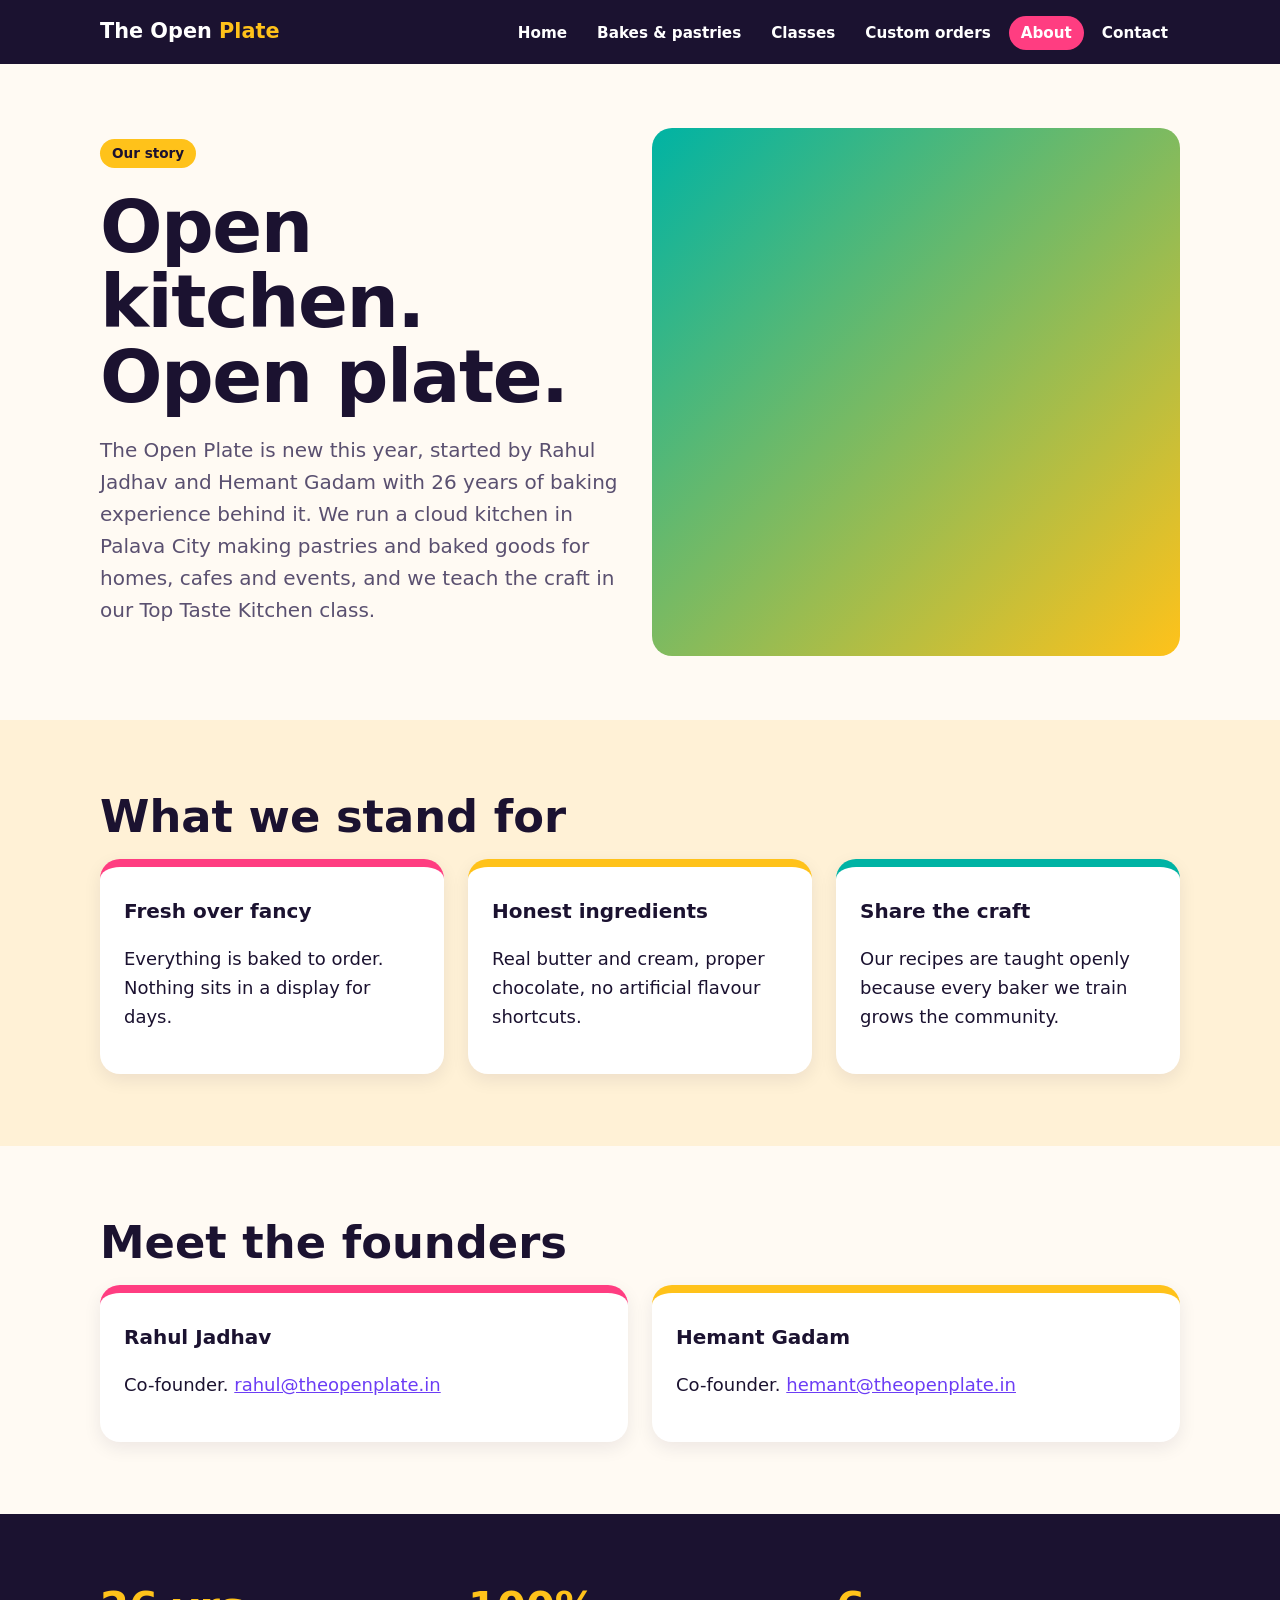
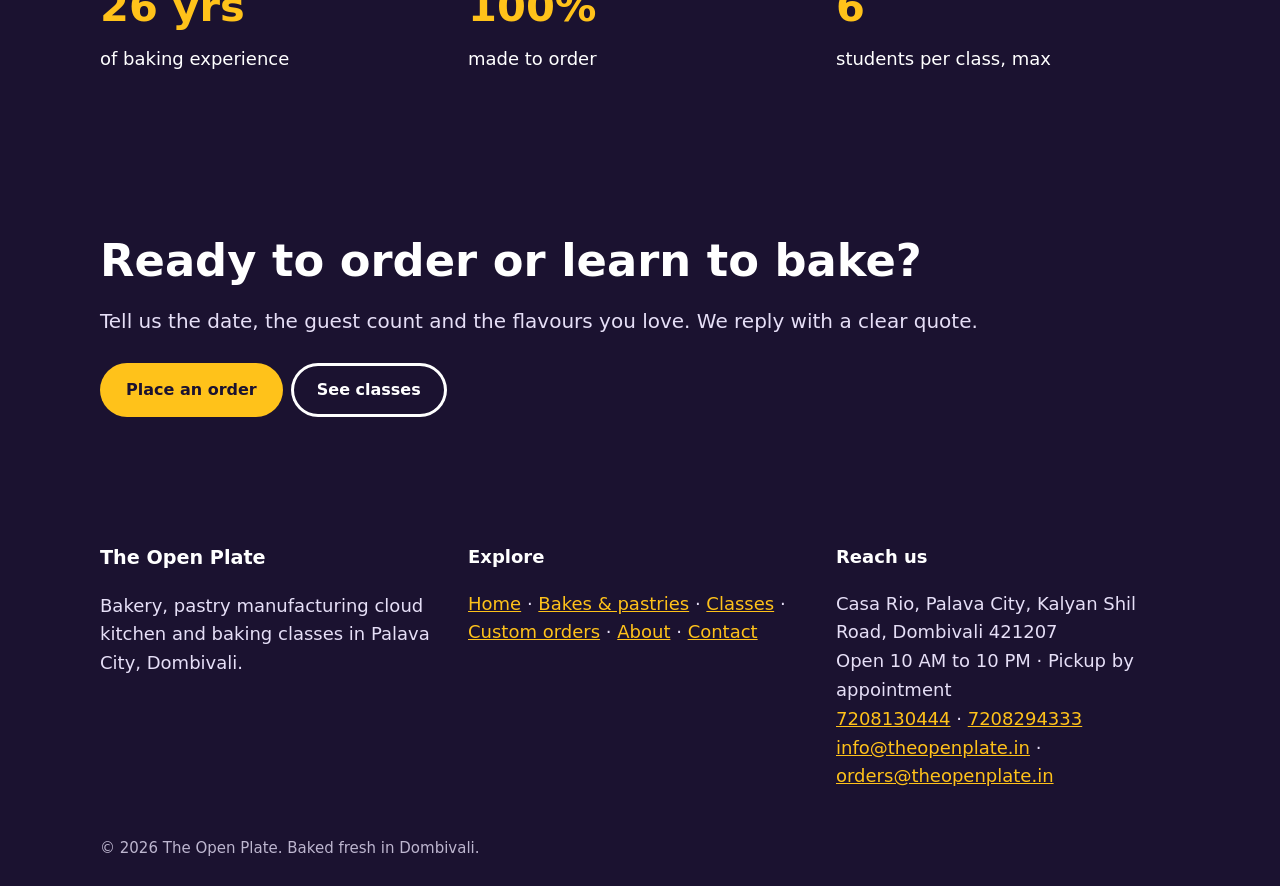
<file: about.html>
<!doctype html><html lang="en"><head><meta charset="utf-8"><meta name="viewport" content="width=device-width,initial-scale=1">
<title>About The Open Plate | Dombivali cloud kitchen and baking school</title><meta name="description" content="The Open Plate is a Dombivali cloud kitchen that makes pastries and baked goods in small batches and teaches baking to home cooks."><link rel="stylesheet" href="assets.css"></head><body>
<header><div class="wrap nav"><a class="brand" href="index.html">The Open <span>Plate</span></a>
<button id="mb" aria-expanded="false" aria-controls="menu">Menu</button><nav aria-label="Main"><ul id="menu"><li><a href="index.html">Home</a></li><li><a href="menu.html">Bakes & pastries</a></li><li><a href="classes.html">Classes</a></li><li><a href="custom-orders.html">Custom orders</a></li><li><a href="about.html" aria-current=page>About</a></li><li><a href="contact.html">Contact</a></li></ul></nav></div></header>
<main><section class="hero"><div class="wrap grid g2"><div><span class="chip">Our story</span><h1>Open kitchen. Open plate.</h1><p class="lead">The Open Plate is new this year, started by Rahul Jadhav and Hemant Gadam with 26 years of baking experience behind it. We run a cloud kitchen in Palava City making pastries and baked goods for homes, cafes and events, and we teach the craft in our Top Taste Kitchen class.</p></div><div class="ph c tall"><img src="https://images.unsplash.com/photo-1556911220-bff31c812dba?auto=format&fit=crop&w=1200&q=80" alt="The Open Plate baker rolling out pastry dough at the counter" loading="lazy" onerror="this.remove()"></div></div></section>
<section class="alt"><div class="wrap"><h2>What we stand for</h2><div class="grid g3">
<article class="card "><h3>Fresh over fancy</h3><p>Everything is baked to order. Nothing sits in a display for days.</p></article>
<article class="card y"><h3>Honest ingredients</h3><p>Real butter and cream, proper chocolate, no artificial flavour shortcuts.</p></article>
<article class="card t"><h3>Share the craft</h3><p>Our recipes are taught openly because every baker we train grows the community.</p></article></div></div></section>
<section><div class="wrap"><h2>Meet the founders</h2><div class="grid g2"><article class="card"><h3>Rahul Jadhav</h3><p>Co-founder. <a href="mailto:rahul@theopenplate.in">rahul@theopenplate.in</a></p></article><article class="card y"><h3>Hemant Gadam</h3><p>Co-founder. <a href="mailto:hemant@theopenplate.in">hemant@theopenplate.in</a></p></article></div></div></section><section class="dark"><div class="wrap grid g3"><div><div class="stat">26 yrs</div><p>of baking experience</p></div><div><div class="stat">100%</div><p>made to order</p></div><div><div class="stat">6</div><p>students per class, max</p></div></div></section><section class="dark"><div class="wrap"><h2>Ready to order or learn to bake?</h2><p class="lead">Tell us the date, the guest count and the flavours you love. We reply with a clear quote.</p><a class="btn y" href="contact.html">Place an order</a><a class="btn o" href="classes.html">See classes</a></div></section></main>
<footer><div class="wrap"><div class="grid g3"><div><strong style="color:#fff;font-size:1.2rem">The Open Plate</strong><p>Bakery, pastry manufacturing cloud kitchen and baking classes in Palava City, Dombivali.</p></div>
<div><strong style="color:#fff">Explore</strong><p><a href="index.html">Home</a> · <a href="menu.html">Bakes & pastries</a> · <a href="classes.html">Classes</a> · <a href="custom-orders.html">Custom orders</a> · <a href="about.html">About</a> · <a href="contact.html">Contact</a></p></div>
<div><strong style="color:#fff">Reach us</strong><p>Casa Rio, Palava City, Kalyan Shil Road, Dombivali 421207<br>Open 10 AM to 10 PM · Pickup by appointment<br><a href="tel:+917208130444">7208130444</a> · <a href="tel:+917208294333">7208294333</a><br><a href="mailto:info@theopenplate.in">info@theopenplate.in</a> · <a href="mailto:orders@theopenplate.in">orders@theopenplate.in</a></p></div></div>
<small>© <span id="yr"></span> The Open Plate. Baked fresh in Dombivali.</small></div></footer>
<script>document.getElementById("yr").textContent=new Date().getFullYear();var b=document.getElementById("mb"),m=document.getElementById("menu");b.onclick=function(){var o=m.classList.toggle("open");b.setAttribute("aria-expanded",o)}</script></body></html>
</file>
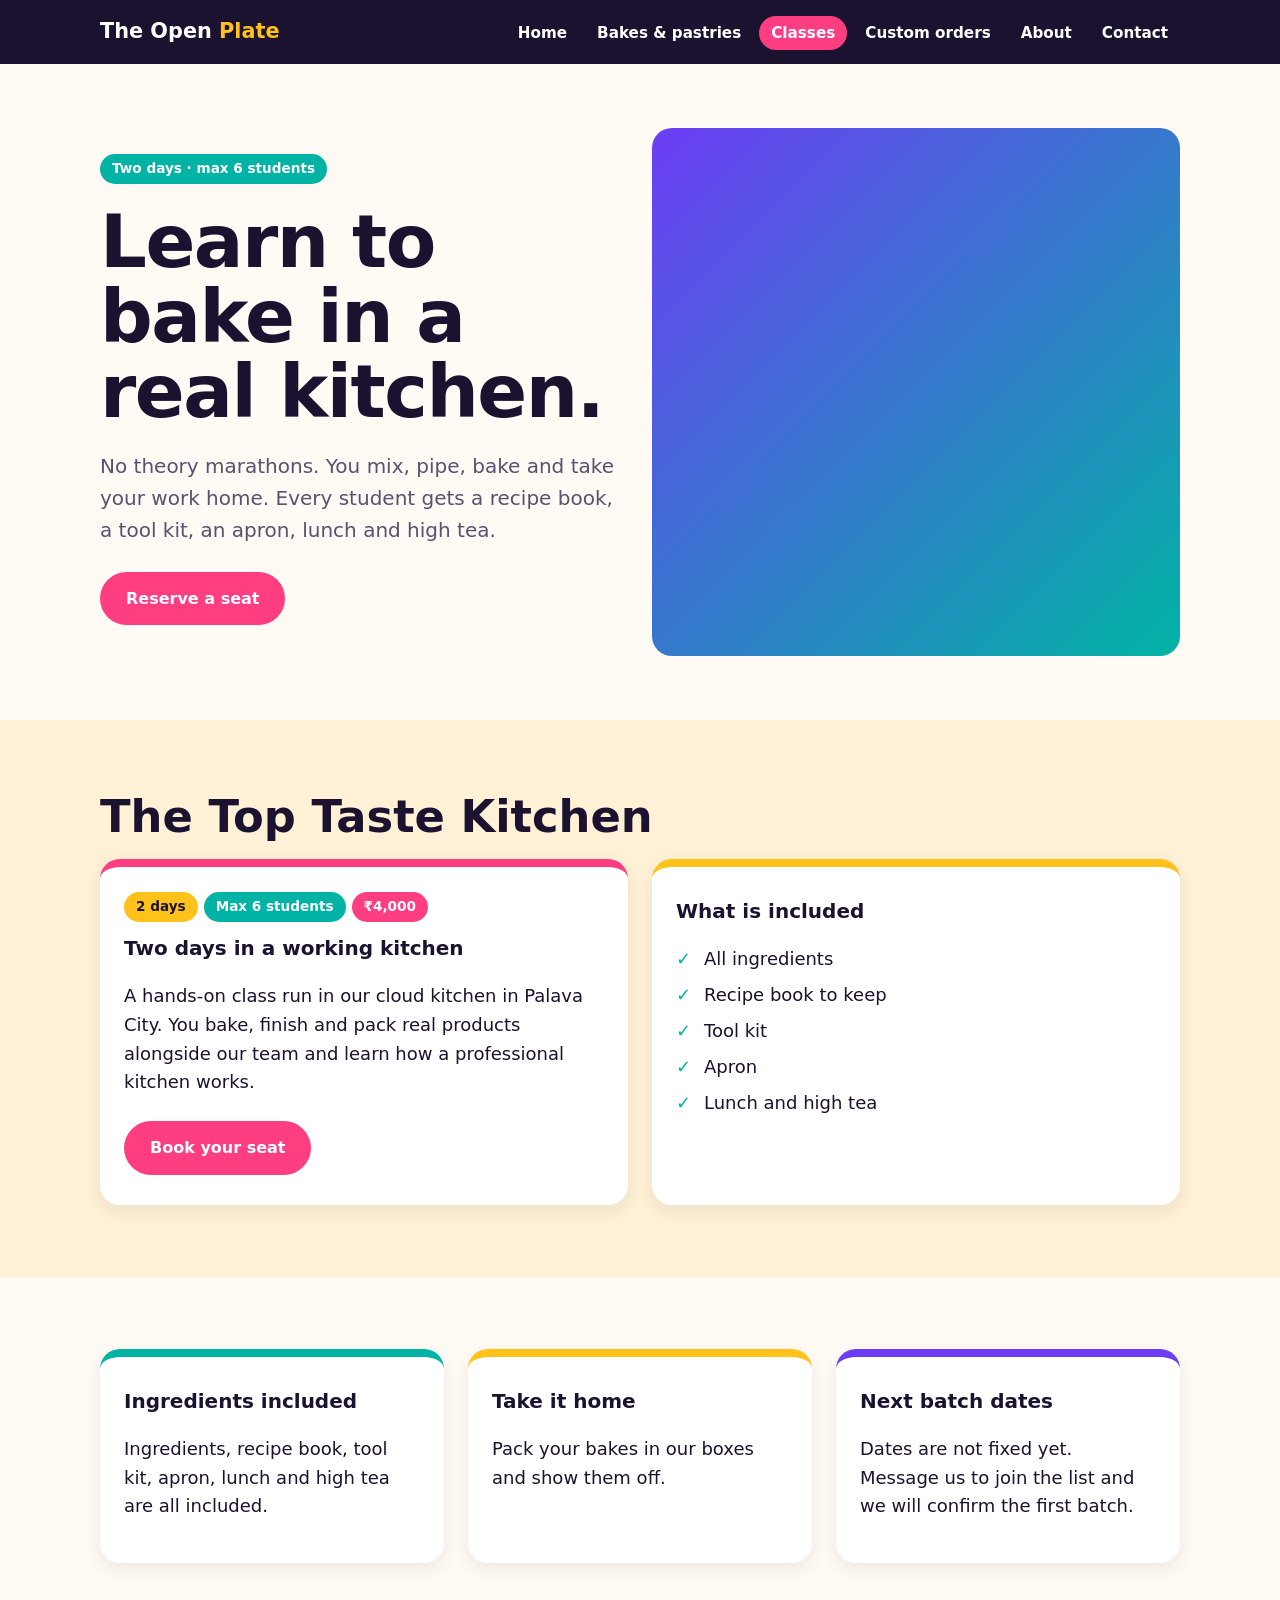
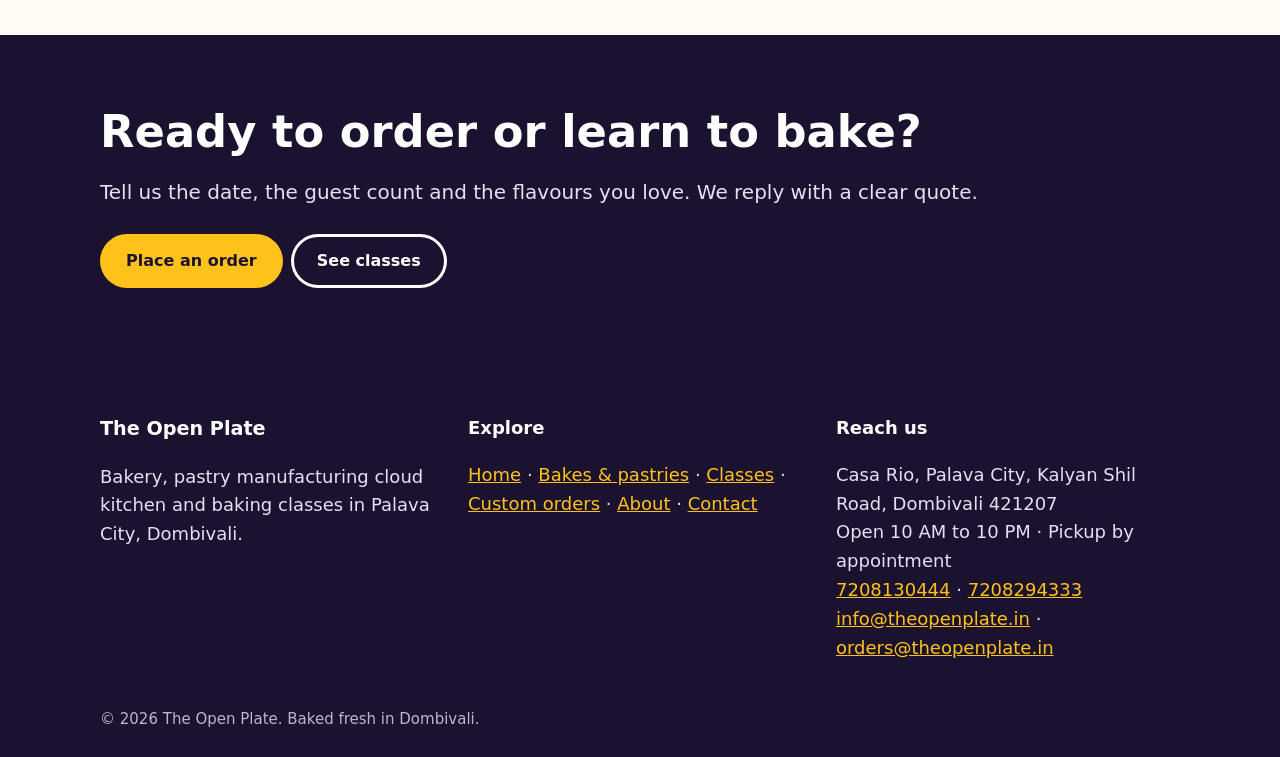
<file: classes.html>
<!doctype html><html lang="en"><head><meta charset="utf-8"><meta name="viewport" content="width=device-width,initial-scale=1">
<title>Baking classes in Dombivali | The Open Plate</title><meta name="description" content="Hands-on baking classes in Dombivali: cake basics, croissants and pastry, eggless baking and a bake-to-sell business course. Small batches."><link rel="stylesheet" href="assets.css"></head><body>
<header><div class="wrap nav"><a class="brand" href="index.html">The Open <span>Plate</span></a>
<button id="mb" aria-expanded="false" aria-controls="menu">Menu</button><nav aria-label="Main"><ul id="menu"><li><a href="index.html">Home</a></li><li><a href="menu.html">Bakes & pastries</a></li><li><a href="classes.html" aria-current=page>Classes</a></li><li><a href="custom-orders.html">Custom orders</a></li><li><a href="about.html">About</a></li><li><a href="contact.html">Contact</a></li></ul></nav></div></header>
<main><section class="hero"><div class="wrap grid g2"><div><span class="chip t">Two days · max 6 students</span><h1>Learn to bake in a real kitchen.</h1><p class="lead">No theory marathons. You mix, pipe, bake and take your work home. Every student gets a recipe book, a tool kit, an apron, lunch and high tea.</p><a class="btn" href="contact.html">Reserve a seat</a></div><div class="ph b tall"><img src="https://images.unsplash.com/photo-1556911220-e15b29be8c8f?auto=format&fit=crop&w=1200&q=80" alt="Smiling students holding trays of cakes they baked in class" loading="lazy" onerror="this.remove()"></div></div></section>
<section class="alt"><div class="wrap"><h2>The Top Taste Kitchen</h2><div class="grid g2"><article class="card"><span class="chip">2 days</span><span class="chip t">Max 6 students</span><span class="chip p">₹4,000</span><h3>Two days in a working kitchen</h3><p>A hands-on class run in our cloud kitchen in Palava City. You bake, finish and pack real products alongside our team and learn how a professional kitchen works.</p><a class="btn" href="contact.html">Book your seat</a></article><article class="card y"><h3>What is included</h3><ul class="tick"><li>All ingredients</li><li>Recipe book to keep</li><li>Tool kit</li><li>Apron</li><li>Lunch and high tea</li></ul></article></div></div></section>
<section><div class="wrap grid g3">
<article class="card t"><h3>Ingredients included</h3><p>Ingredients, recipe book, tool kit, apron, lunch and high tea are all included.</p></article><article class="card y"><h3>Take it home</h3><p>Pack your bakes in our boxes and show them off.</p></article><article class="card v"><h3>Next batch dates</h3><p>Dates are not fixed yet. Message us to join the list and we will confirm the first batch.</p></article></div></section><section class="dark"><div class="wrap"><h2>Ready to order or learn to bake?</h2><p class="lead">Tell us the date, the guest count and the flavours you love. We reply with a clear quote.</p><a class="btn y" href="contact.html">Place an order</a><a class="btn o" href="classes.html">See classes</a></div></section></main>
<footer><div class="wrap"><div class="grid g3"><div><strong style="color:#fff;font-size:1.2rem">The Open Plate</strong><p>Bakery, pastry manufacturing cloud kitchen and baking classes in Palava City, Dombivali.</p></div>
<div><strong style="color:#fff">Explore</strong><p><a href="index.html">Home</a> · <a href="menu.html">Bakes & pastries</a> · <a href="classes.html">Classes</a> · <a href="custom-orders.html">Custom orders</a> · <a href="about.html">About</a> · <a href="contact.html">Contact</a></p></div>
<div><strong style="color:#fff">Reach us</strong><p>Casa Rio, Palava City, Kalyan Shil Road, Dombivali 421207<br>Open 10 AM to 10 PM · Pickup by appointment<br><a href="tel:+917208130444">7208130444</a> · <a href="tel:+917208294333">7208294333</a><br><a href="mailto:info@theopenplate.in">info@theopenplate.in</a> · <a href="mailto:orders@theopenplate.in">orders@theopenplate.in</a></p></div></div>
<small>© <span id="yr"></span> The Open Plate. Baked fresh in Dombivali.</small></div></footer>
<script>document.getElementById("yr").textContent=new Date().getFullYear();var b=document.getElementById("mb"),m=document.getElementById("menu");b.onclick=function(){var o=m.classList.toggle("open");b.setAttribute("aria-expanded",o)}</script></body></html>
</file>
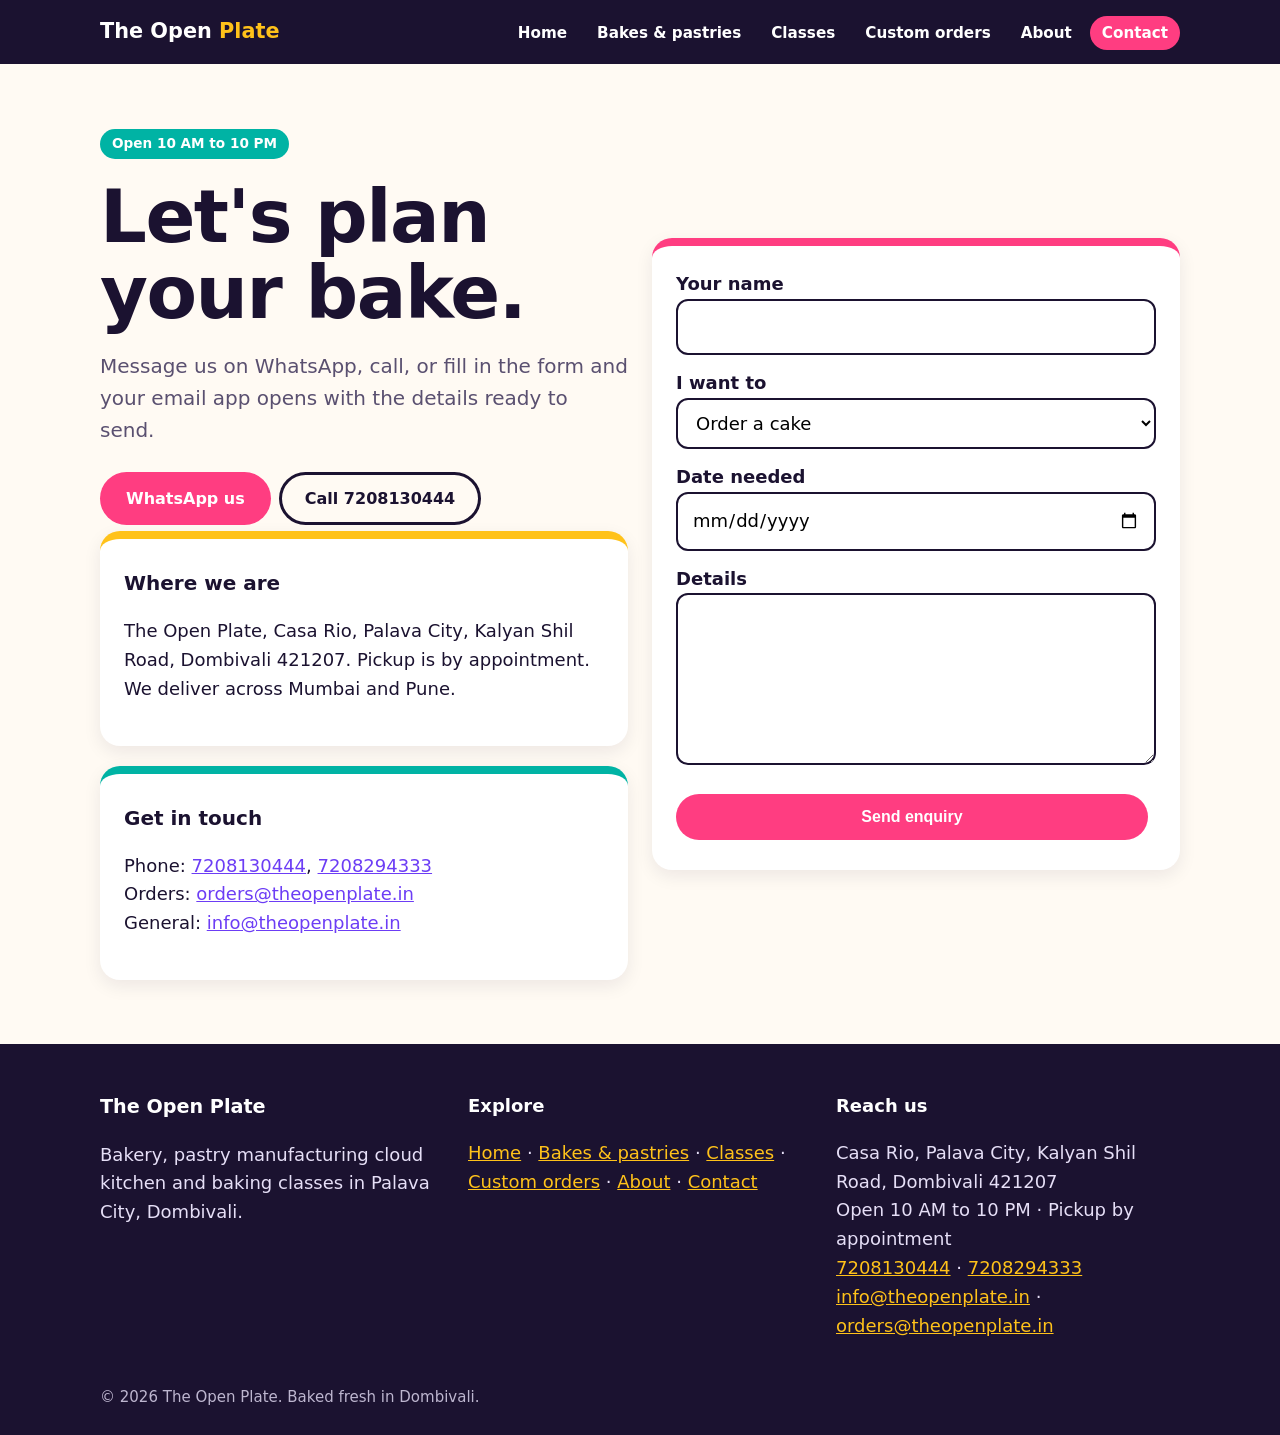
<file: contact.html>
<!doctype html><html lang="en"><head><meta charset="utf-8"><meta name="viewport" content="width=device-width,initial-scale=1">
<title>Contact and order | The Open Plate, Dombivali</title><meta name="description" content="Order a cake, book a baking class or ask about bulk supply. Contact The Open Plate in Dombivali, Mumbai."><link rel="stylesheet" href="assets.css"></head><body>
<header><div class="wrap nav"><a class="brand" href="index.html">The Open <span>Plate</span></a>
<button id="mb" aria-expanded="false" aria-controls="menu">Menu</button><nav aria-label="Main"><ul id="menu"><li><a href="index.html">Home</a></li><li><a href="menu.html">Bakes & pastries</a></li><li><a href="classes.html">Classes</a></li><li><a href="custom-orders.html">Custom orders</a></li><li><a href="about.html">About</a></li><li><a href="contact.html" aria-current=page>Contact</a></li></ul></nav></div></header>
<main><section class="hero"><div class="wrap grid g2"><div><span class="chip t">Open 10 AM to 10 PM</span><h1>Let's plan your bake.</h1><p class="lead">Message us on WhatsApp, call, or fill in the form and your email app opens with the details ready to send.</p>
<a class="btn" href="https://wa.me/917208130444">WhatsApp us</a><a class="btn o" href="tel:+917208130444">Call 7208130444</a>
<div class="card y"><h3>Where we are</h3><p>The Open Plate, Casa Rio, Palava City, Kalyan Shil Road, Dombivali 421207. Pickup is by appointment. We deliver across Mumbai and Pune.</p></div>
<div class="card t" style="margin-top:20px"><h3>Get in touch</h3><p>Phone: <a href="tel:+917208130444">7208130444</a>, <a href="tel:+917208294333">7208294333</a><br>Orders: <a href="mailto:orders@theopenplate.in">orders@theopenplate.in</a><br>General: <a href="mailto:info@theopenplate.in">info@theopenplate.in</a></p></div></div>
<div class="card"><form onsubmit="event.preventDefault();var f=this;location.href='mailto:orders@theopenplate.in?subject='+encodeURIComponent(f.t.value+' enquiry from '+f.n.value)+'&body='+encodeURIComponent(f.m.value+'\n\nDate needed: '+f.d.value+'\nName: '+f.n.value)">
<div><label for="n">Your name</label><input id="n" required></div><div><label for="t">I want to</label><select id="t"><option>Order a cake</option><option>Book the Top Taste Kitchen class</option><option>Place a bulk order</option></select></div>
<div><label for="d">Date needed</label><input id="d" type="date"></div><div><label for="m">Details</label><textarea id="m" rows="5" required></textarea></div><button class="btn" type="submit">Send enquiry</button></form></div></div></section></main>
<footer><div class="wrap"><div class="grid g3"><div><strong style="color:#fff;font-size:1.2rem">The Open Plate</strong><p>Bakery, pastry manufacturing cloud kitchen and baking classes in Palava City, Dombivali.</p></div>
<div><strong style="color:#fff">Explore</strong><p><a href="index.html">Home</a> · <a href="menu.html">Bakes & pastries</a> · <a href="classes.html">Classes</a> · <a href="custom-orders.html">Custom orders</a> · <a href="about.html">About</a> · <a href="contact.html">Contact</a></p></div>
<div><strong style="color:#fff">Reach us</strong><p>Casa Rio, Palava City, Kalyan Shil Road, Dombivali 421207<br>Open 10 AM to 10 PM · Pickup by appointment<br><a href="tel:+917208130444">7208130444</a> · <a href="tel:+917208294333">7208294333</a><br><a href="mailto:info@theopenplate.in">info@theopenplate.in</a> · <a href="mailto:orders@theopenplate.in">orders@theopenplate.in</a></p></div></div>
<small>© <span id="yr"></span> The Open Plate. Baked fresh in Dombivali.</small></div></footer>
<script>document.getElementById("yr").textContent=new Date().getFullYear();var b=document.getElementById("mb"),m=document.getElementById("menu");b.onclick=function(){var o=m.classList.toggle("open");b.setAttribute("aria-expanded",o)}</script></body></html>
</file>
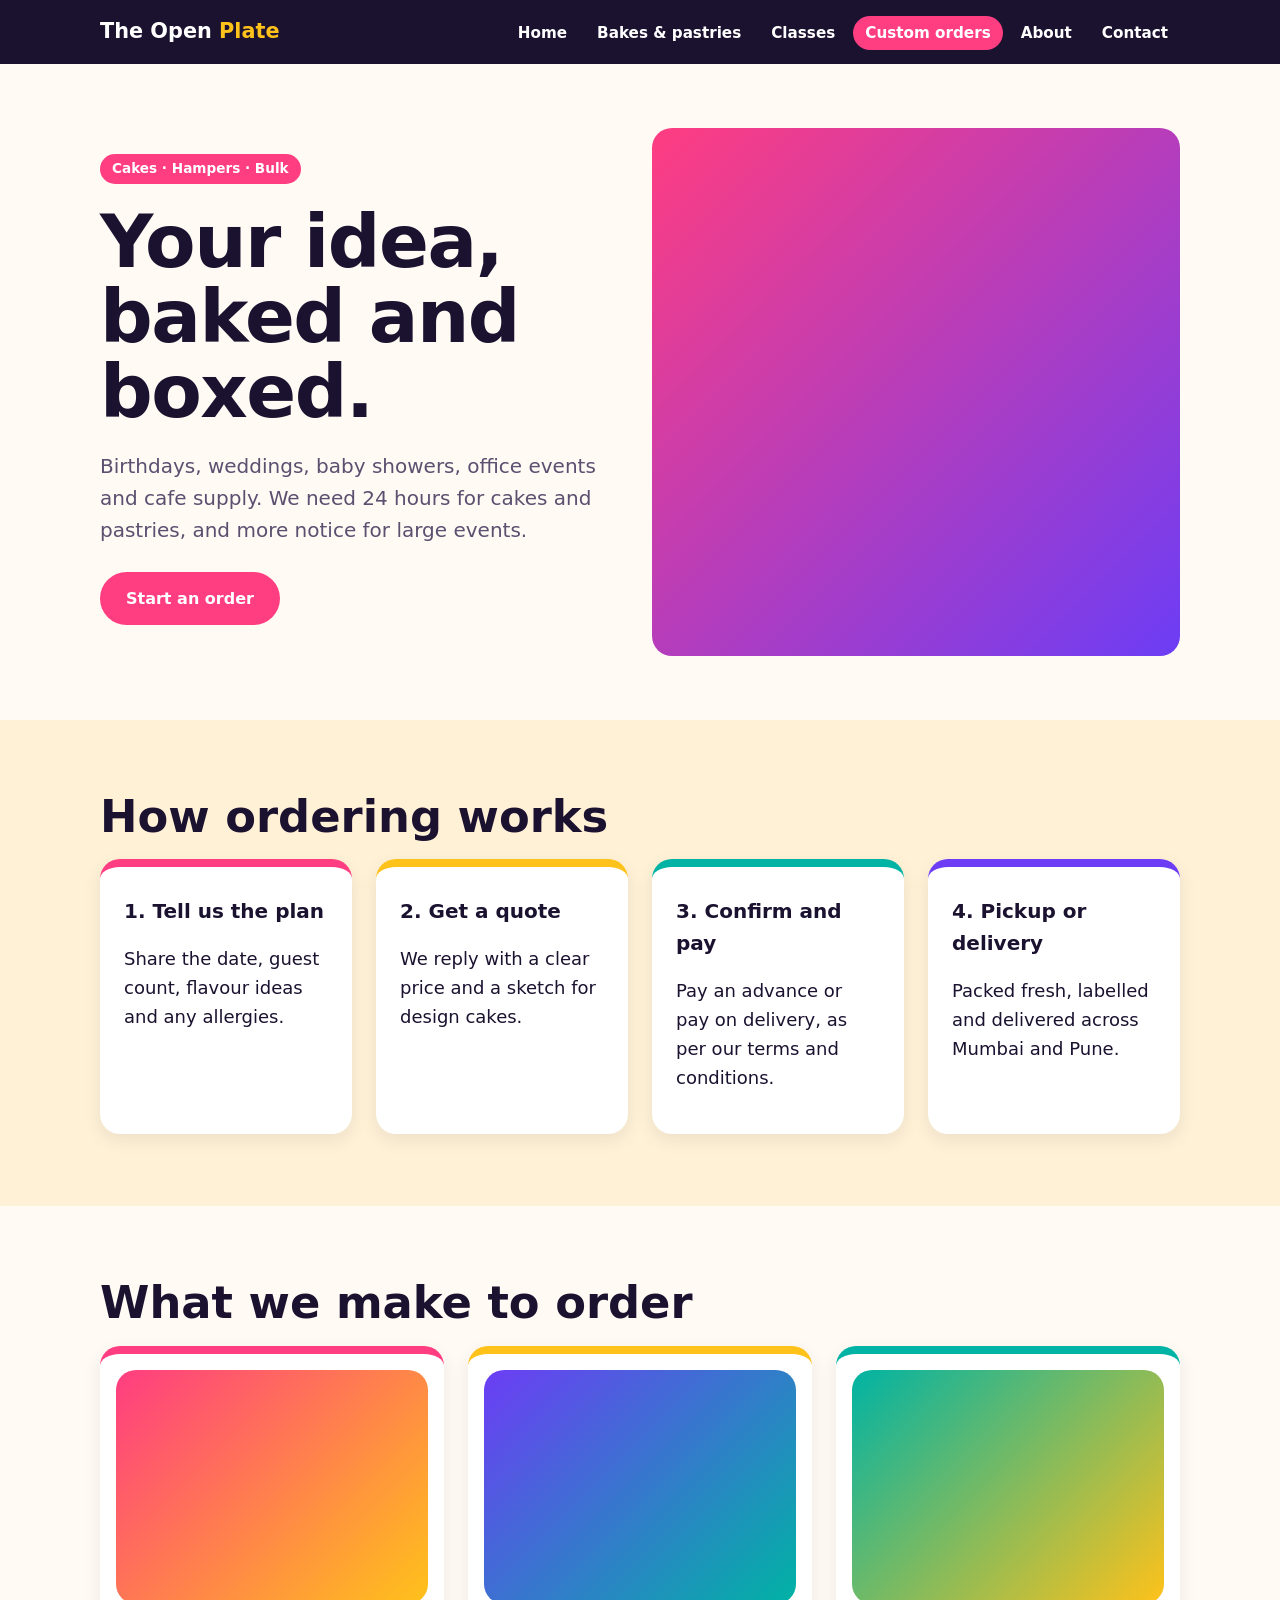
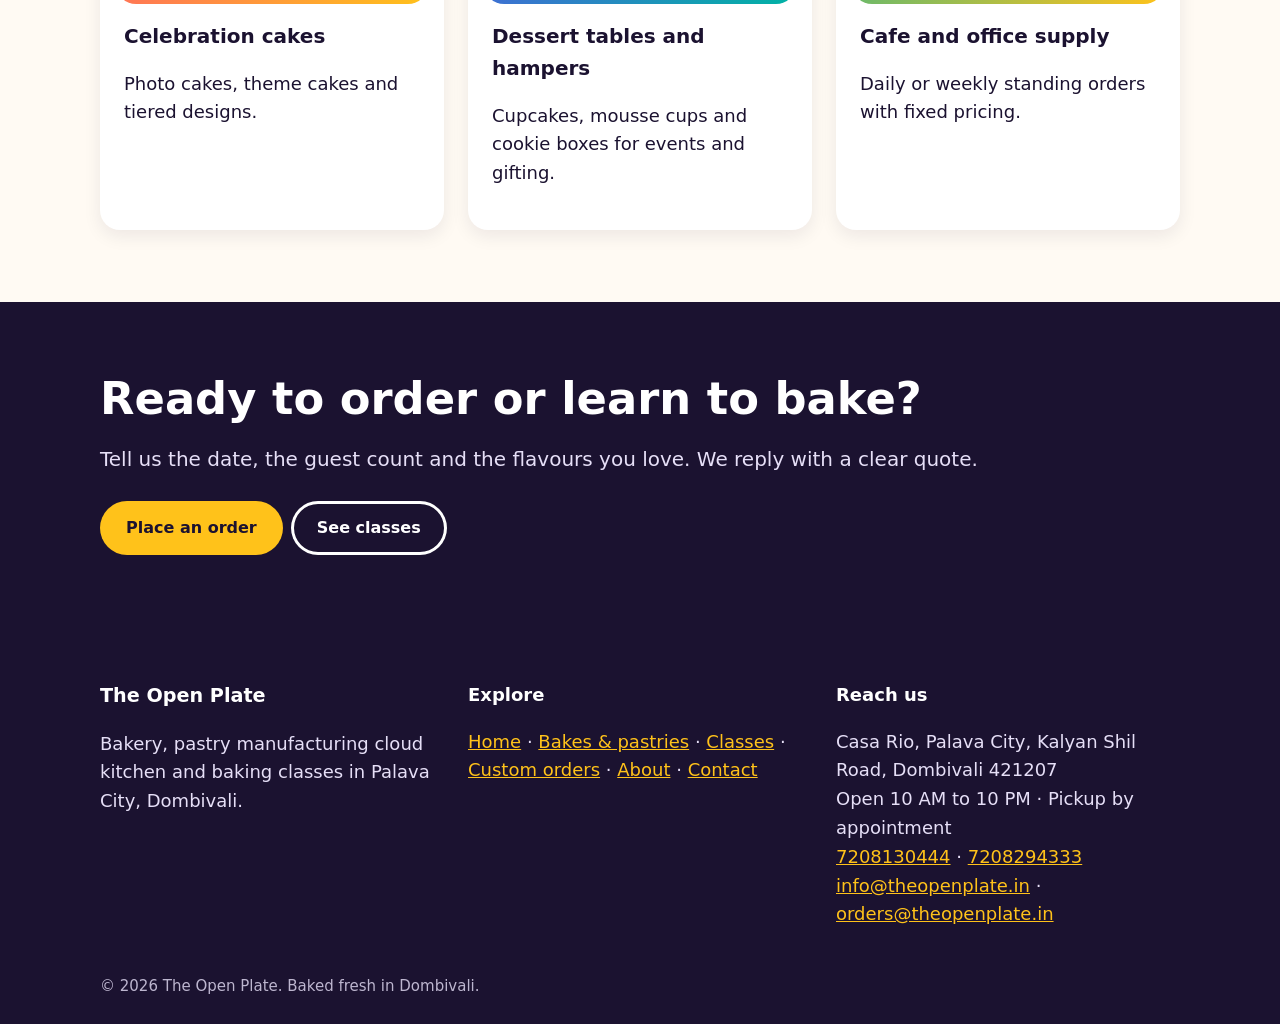
<file: custom-orders.html>
<!doctype html><html lang="en"><head><meta charset="utf-8"><meta name="viewport" content="width=device-width,initial-scale=1">
<title>Custom cakes and bulk orders | The Open Plate</title><meta name="description" content="Order custom cakes, dessert tables, wedding favours and bulk pastry for cafes and offices from The Open Plate in Dombivali."><link rel="stylesheet" href="assets.css"></head><body>
<header><div class="wrap nav"><a class="brand" href="index.html">The Open <span>Plate</span></a>
<button id="mb" aria-expanded="false" aria-controls="menu">Menu</button><nav aria-label="Main"><ul id="menu"><li><a href="index.html">Home</a></li><li><a href="menu.html">Bakes & pastries</a></li><li><a href="classes.html">Classes</a></li><li><a href="custom-orders.html" aria-current=page>Custom orders</a></li><li><a href="about.html">About</a></li><li><a href="contact.html">Contact</a></li></ul></nav></div></header>
<main><section class="hero"><div class="wrap grid g2"><div><span class="chip p">Cakes · Hampers · Bulk</span><h1>Your idea, baked and boxed.</h1><p class="lead">Birthdays, weddings, baby showers, office events and cafe supply. We need 24 hours for cakes and pastries, and more notice for large events.</p><a class="btn" href="contact.html">Start an order</a></div><div class="ph d tall"><img src="https://images.unsplash.com/photo-1464349095431-e9a21285b5f3?auto=format&fit=crop&w=1200&q=80" alt="Three-tier floral designer cake on a cake stand" loading="lazy" onerror="this.remove()"></div></div></section>
<section class="alt"><div class="wrap"><h2>How ordering works</h2><div class="grid g4"><article class="card "><h3>1. Tell us the plan</h3><p>Share the date, guest count, flavour ideas and any allergies.</p></article><article class="card y"><h3>2. Get a quote</h3><p>We reply with a clear price and a sketch for design cakes.</p></article><article class="card t"><h3>3. Confirm and pay</h3><p>Pay an advance or pay on delivery, as per our terms and conditions.</p></article><article class="card v"><h3>4. Pickup or delivery</h3><p>Packed fresh, labelled and delivered across Mumbai and Pune.</p></article></div></div></section>
<section><div class="wrap"><h2>What we make to order</h2><div class="grid g3">
<article class="card "><div class="ph  "><img src="https://images.unsplash.com/photo-1535254973040-607b474cb50d?auto=format&fit=crop&w=1200&q=80" alt="Kids birthday theme cake with fondant toppers" loading="lazy" onerror="this.remove()"></div><h3>Celebration cakes</h3><p>Photo cakes, theme cakes and tiered designs.</p></article>
<article class="card y"><div class="ph b "><img src="https://images.unsplash.com/photo-1549465220-1a8b9238cd48?auto=format&fit=crop&w=1200&q=80" alt="Festive hamper of cookies, brownies and jars" loading="lazy" onerror="this.remove()"></div><h3>Dessert tables and hampers</h3><p>Cupcakes, mousse cups and cookie boxes for events and gifting.</p></article>
<article class="card t"><div class="ph c "><img src="https://images.unsplash.com/photo-1608198093002-ad4e005484df?auto=format&fit=crop&w=1200&q=80" alt="Trays of pastries loaded for cafe delivery" loading="lazy" onerror="this.remove()"></div><h3>Cafe and office supply</h3><p>Daily or weekly standing orders with fixed pricing.</p></article></div></div></section><section class="dark"><div class="wrap"><h2>Ready to order or learn to bake?</h2><p class="lead">Tell us the date, the guest count and the flavours you love. We reply with a clear quote.</p><a class="btn y" href="contact.html">Place an order</a><a class="btn o" href="classes.html">See classes</a></div></section></main>
<footer><div class="wrap"><div class="grid g3"><div><strong style="color:#fff;font-size:1.2rem">The Open Plate</strong><p>Bakery, pastry manufacturing cloud kitchen and baking classes in Palava City, Dombivali.</p></div>
<div><strong style="color:#fff">Explore</strong><p><a href="index.html">Home</a> · <a href="menu.html">Bakes & pastries</a> · <a href="classes.html">Classes</a> · <a href="custom-orders.html">Custom orders</a> · <a href="about.html">About</a> · <a href="contact.html">Contact</a></p></div>
<div><strong style="color:#fff">Reach us</strong><p>Casa Rio, Palava City, Kalyan Shil Road, Dombivali 421207<br>Open 10 AM to 10 PM · Pickup by appointment<br><a href="tel:+917208130444">7208130444</a> · <a href="tel:+917208294333">7208294333</a><br><a href="mailto:info@theopenplate.in">info@theopenplate.in</a> · <a href="mailto:orders@theopenplate.in">orders@theopenplate.in</a></p></div></div>
<small>© <span id="yr"></span> The Open Plate. Baked fresh in Dombivali.</small></div></footer>
<script>document.getElementById("yr").textContent=new Date().getFullYear();var b=document.getElementById("mb"),m=document.getElementById("menu");b.onclick=function(){var o=m.classList.toggle("open");b.setAttribute("aria-expanded",o)}</script></body></html>
</file>
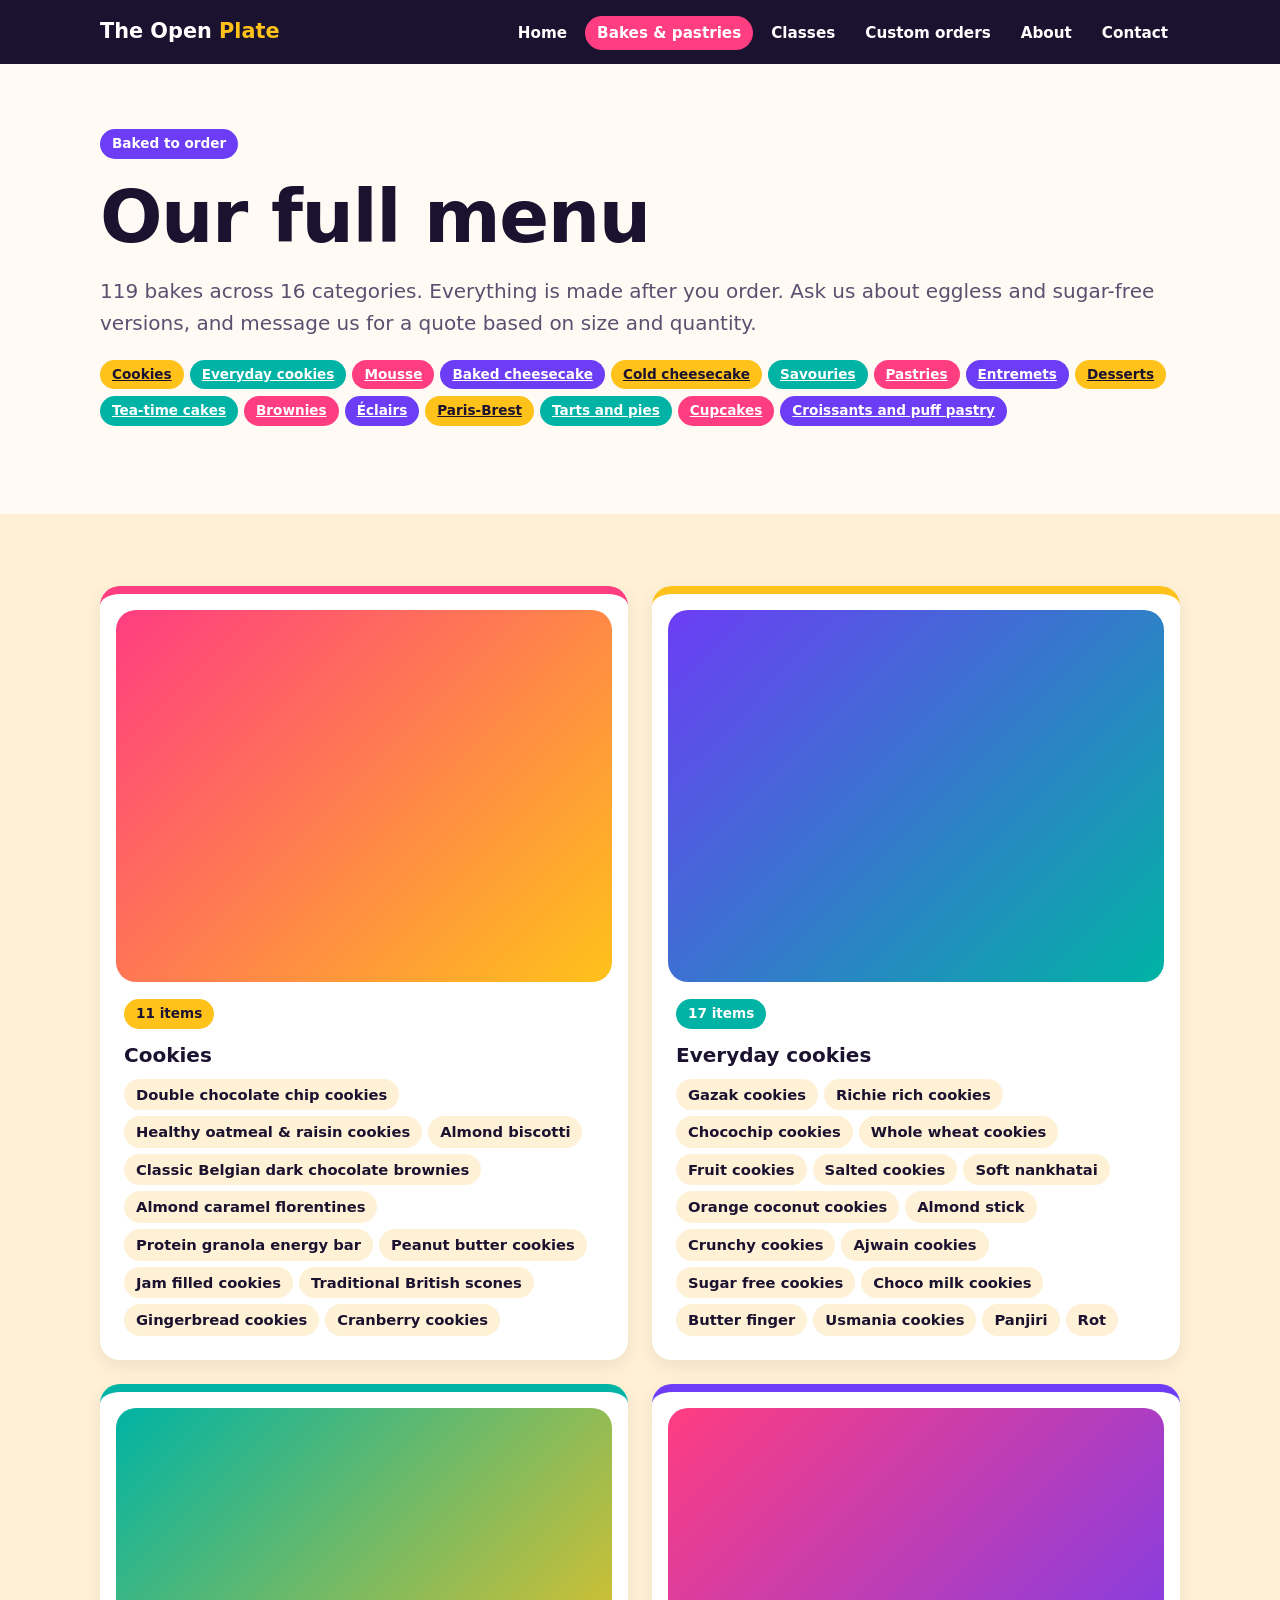
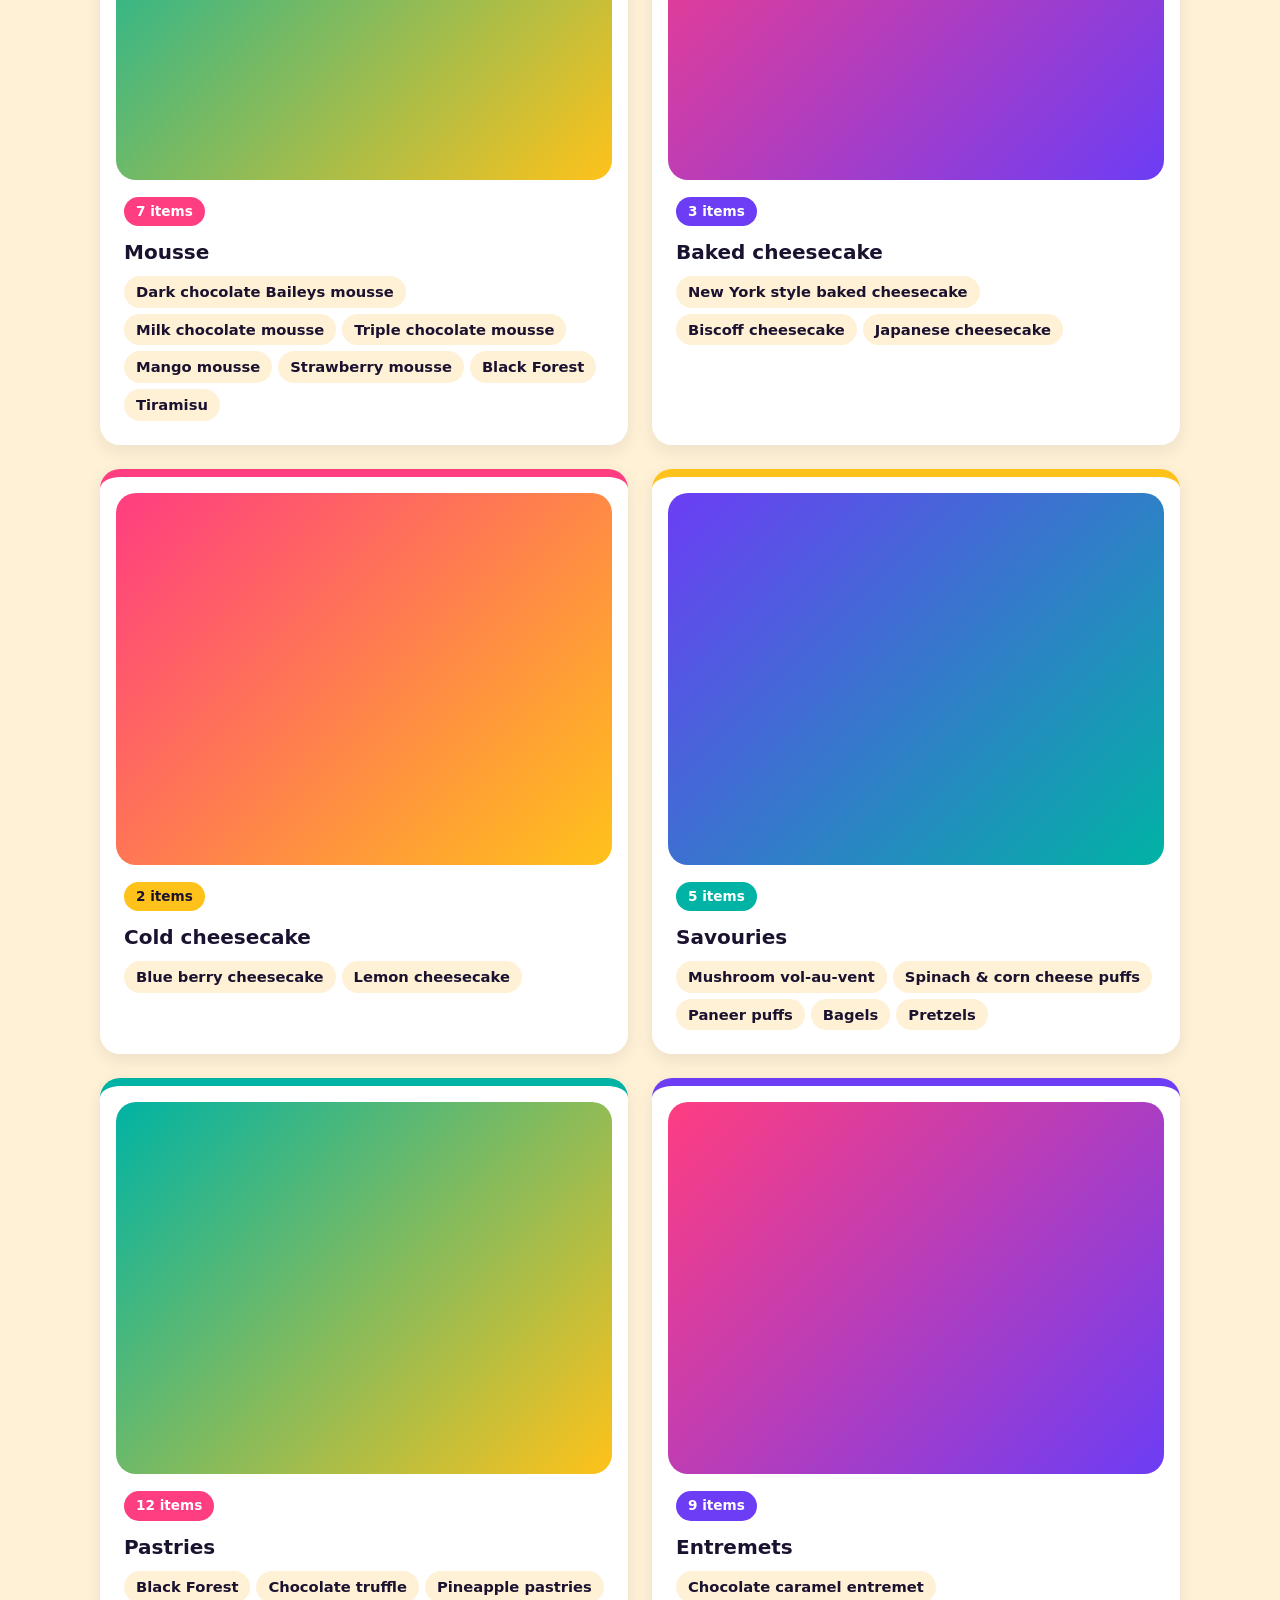
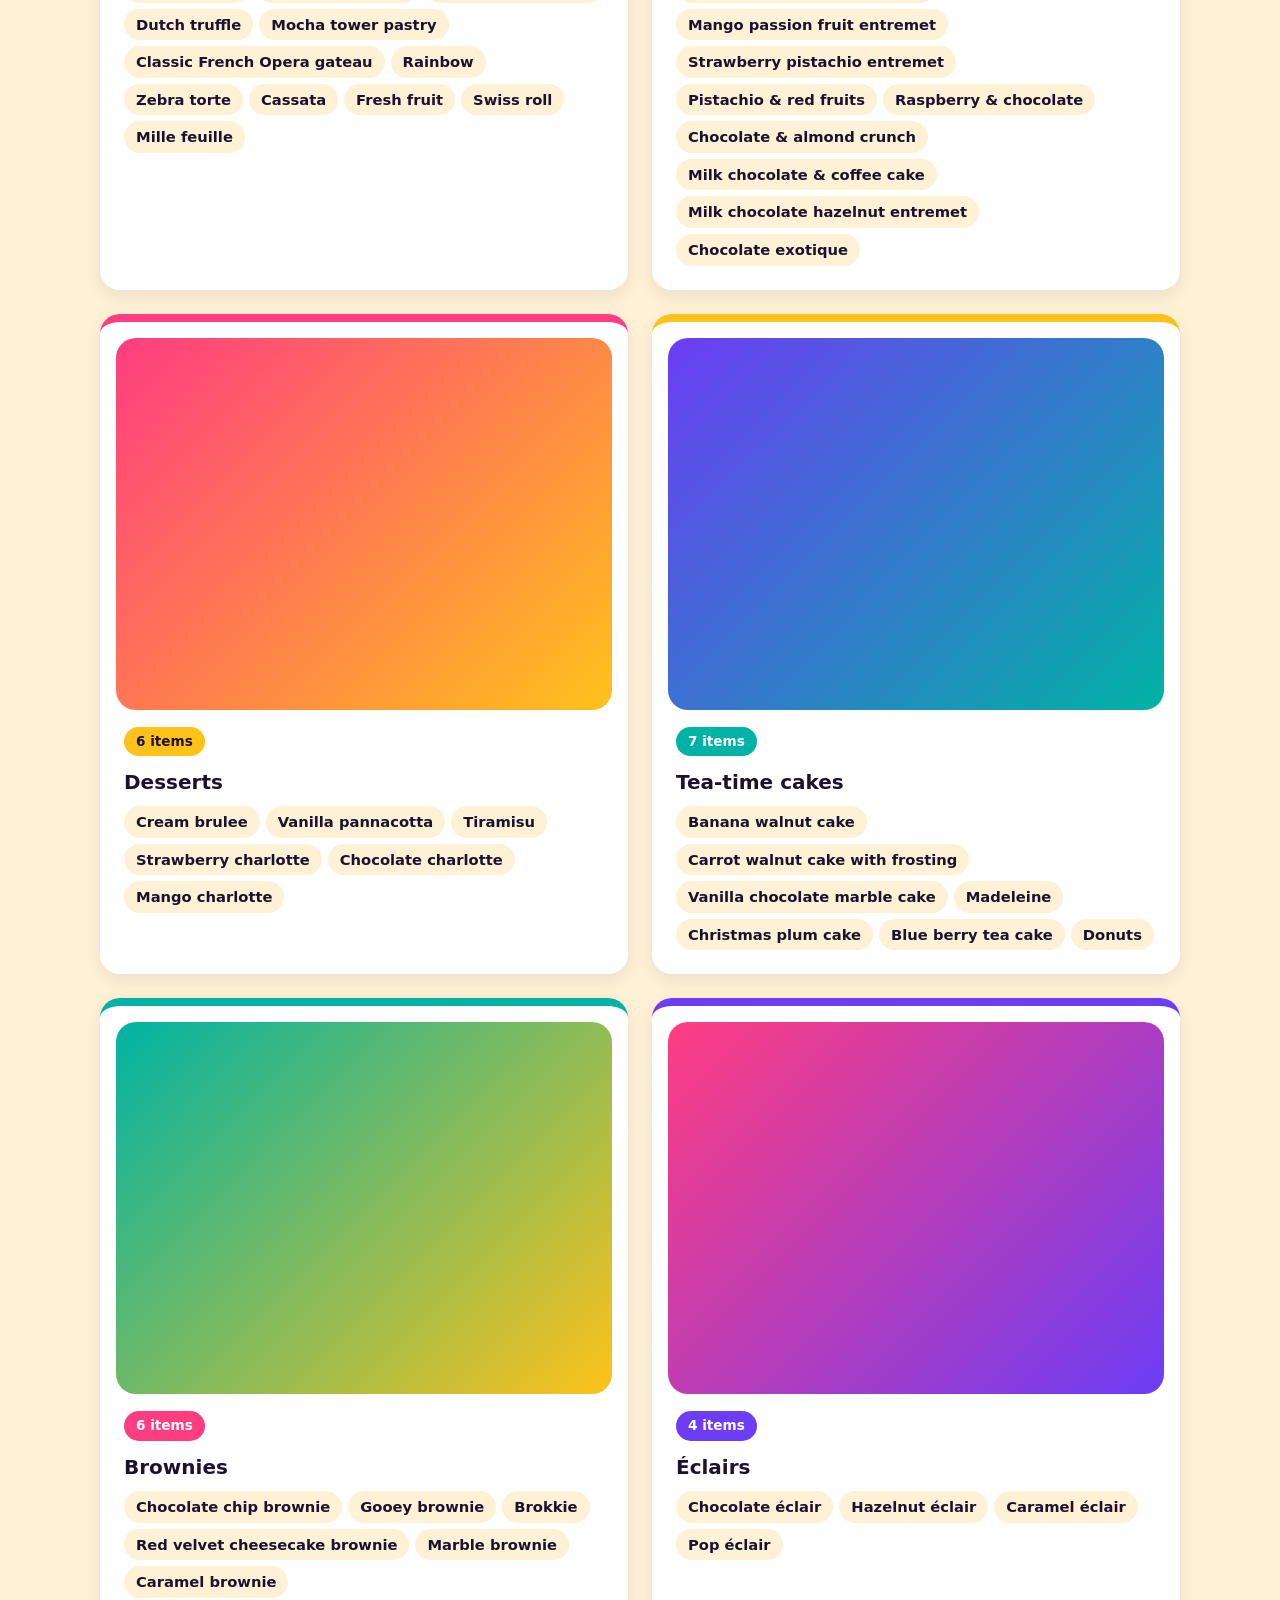
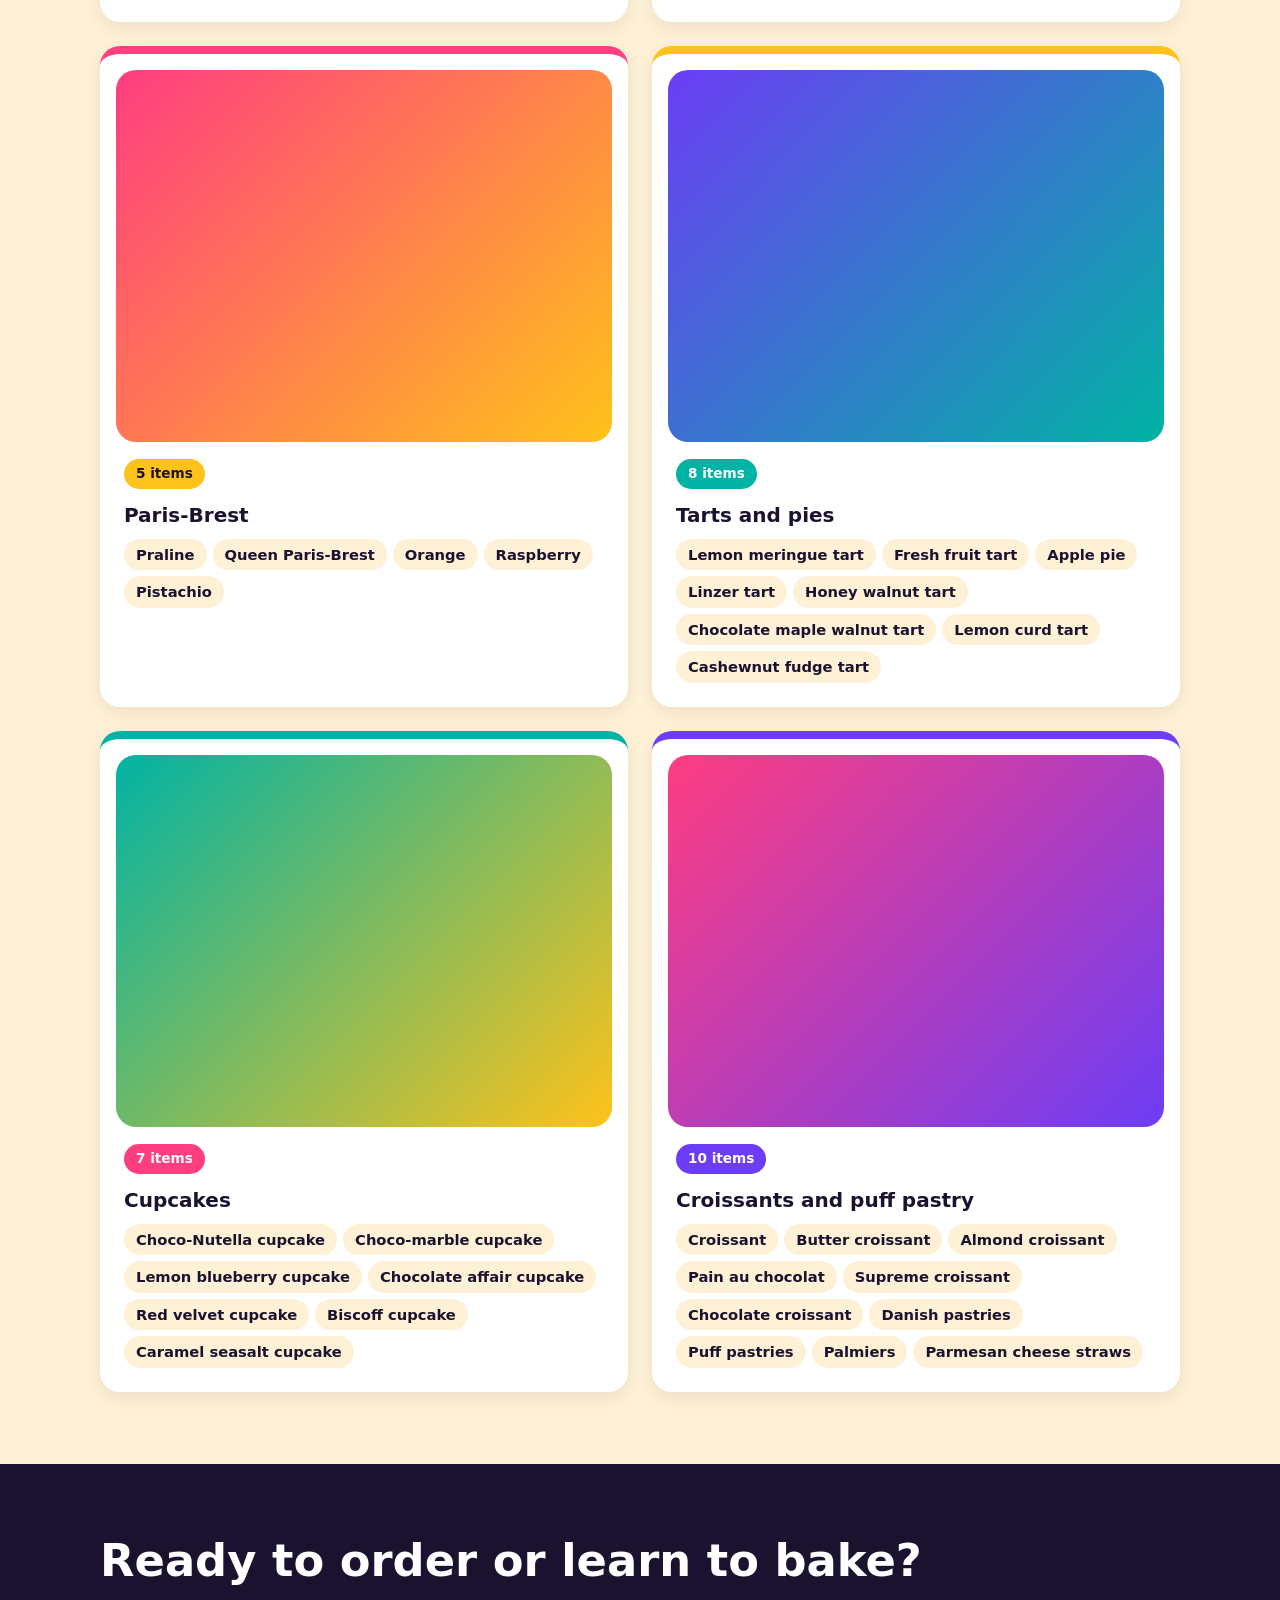
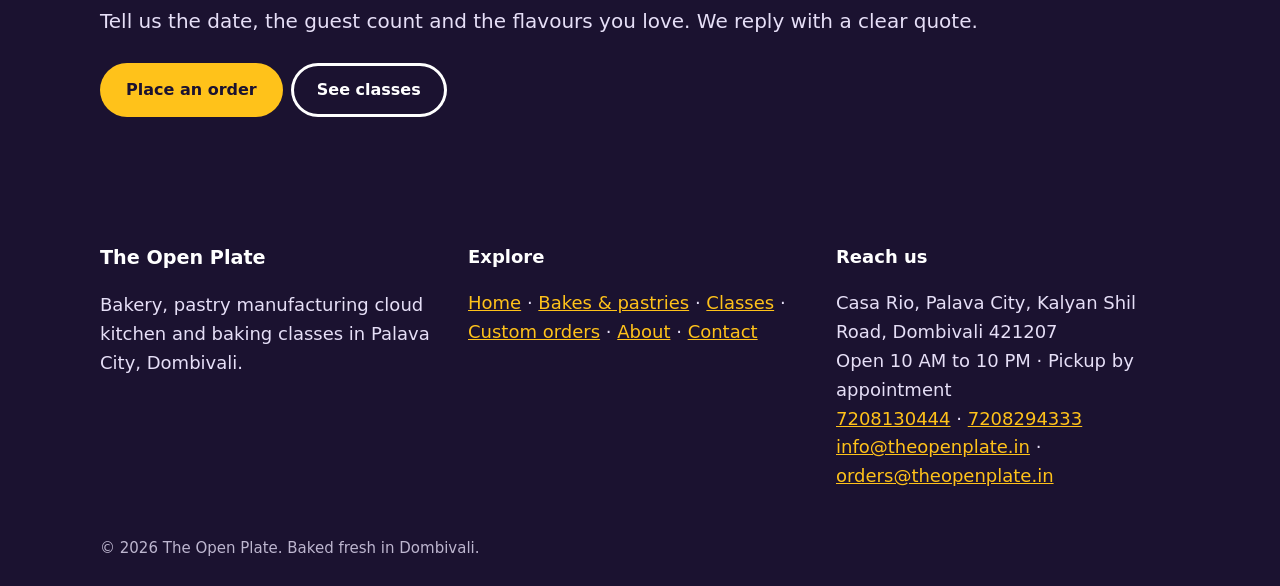
<file: menu.html>
<!doctype html><html lang="en"><head><meta charset="utf-8"><meta name="viewport" content="width=device-width,initial-scale=1">
<title>Menu: cookies, cakes, pastries and more | The Open Plate, Dombivali</title><meta name="description" content="Full menu from The Open Plate in Dombivali: cookies, mousse, cheesecakes, pastries, entremets, brownies, eclairs, tarts, cupcakes, croissants and savouries."><link rel="stylesheet" href="assets.css"></head><body>
<header><div class="wrap nav"><a class="brand" href="index.html">The Open <span>Plate</span></a>
<button id="mb" aria-expanded="false" aria-controls="menu">Menu</button><nav aria-label="Main"><ul id="menu"><li><a href="index.html">Home</a></li><li><a href="menu.html" aria-current=page>Bakes & pastries</a></li><li><a href="classes.html">Classes</a></li><li><a href="custom-orders.html">Custom orders</a></li><li><a href="about.html">About</a></li><li><a href="contact.html">Contact</a></li></ul></nav></div></header>
<main><section class="hero"><div class="wrap"><span class="chip v">Baked to order</span><h1>Our full menu</h1><p class="lead">119 bakes across 16 categories. Everything is made after you order. Ask us about eggless and sugar-free versions, and message us for a quote based on size and quantity.</p><p><a class="chip " href="#cookies">Cookies</a><a class="chip t" href="#everyday-cookies">Everyday cookies</a><a class="chip p" href="#mousse">Mousse</a><a class="chip v" href="#baked-cheesecake">Baked cheesecake</a><a class="chip " href="#cold-cheesecake">Cold cheesecake</a><a class="chip t" href="#savouries">Savouries</a><a class="chip p" href="#pastries">Pastries</a><a class="chip v" href="#entremets">Entremets</a><a class="chip " href="#desserts">Desserts</a><a class="chip t" href="#tea-time-cakes">Tea-time cakes</a><a class="chip p" href="#brownies">Brownies</a><a class="chip v" href="#clairs">Éclairs</a><a class="chip " href="#paris-brest">Paris-Brest</a><a class="chip t" href="#tarts-and-pies">Tarts and pies</a><a class="chip p" href="#cupcakes">Cupcakes</a><a class="chip v" href="#croissants-and-puff-pastry">Croissants and puff pastry</a></p></div></section>
<section class="alt"><div class="wrap"><div class="grid g2"><article class="card " id="cookies"><div class="ph  "><img src="https://images.unsplash.com/photo-1499636136210-6f4ee915583e?auto=format&fit=crop&w=1200&q=80" alt="Cookies from The Open Plate bakery" loading="lazy" onerror="this.remove()"></div><span class="chip ">11 items</span><h3>Cookies</h3><ul class="items"><li>Double chocolate chip cookies</li><li>Healthy oatmeal & raisin cookies</li><li>Almond biscotti</li><li>Classic Belgian dark chocolate brownies</li><li>Almond caramel florentines</li><li>Protein granola energy bar</li><li>Peanut butter cookies</li><li>Jam filled cookies</li><li>Traditional British scones</li><li>Gingerbread cookies</li><li>Cranberry cookies</li></ul></article><article class="card y" id="everyday-cookies"><div class="ph b "><img src="https://images.unsplash.com/photo-1558961363-fa8fdf82db35?auto=format&fit=crop&w=1200&q=80" alt="Everyday cookies from The Open Plate bakery" loading="lazy" onerror="this.remove()"></div><span class="chip t">17 items</span><h3>Everyday cookies</h3><ul class="items"><li>Gazak cookies</li><li>Richie rich cookies</li><li>Chocochip cookies</li><li>Whole wheat cookies</li><li>Fruit cookies</li><li>Salted cookies</li><li>Soft nankhatai</li><li>Orange coconut cookies</li><li>Almond stick</li><li>Crunchy cookies</li><li>Ajwain cookies</li><li>Sugar free cookies</li><li>Choco milk cookies</li><li>Butter finger</li><li>Usmania cookies</li><li>Panjiri</li><li>Rot</li></ul></article><article class="card t" id="mousse"><div class="ph c "><img src="https://images.unsplash.com/photo-1488477181946-6428a0291777?auto=format&fit=crop&w=1200&q=80" alt="Mousse from The Open Plate bakery" loading="lazy" onerror="this.remove()"></div><span class="chip p">7 items</span><h3>Mousse</h3><ul class="items"><li>Dark chocolate Baileys mousse</li><li>Milk chocolate mousse</li><li>Triple chocolate mousse</li><li>Mango mousse</li><li>Strawberry mousse</li><li>Black Forest</li><li>Tiramisu</li></ul></article><article class="card v" id="baked-cheesecake"><div class="ph d "><img src="https://images.unsplash.com/photo-1533134242443-d4fd215305ad?auto=format&fit=crop&w=1200&q=80" alt="Baked cheesecake from The Open Plate bakery" loading="lazy" onerror="this.remove()"></div><span class="chip v">3 items</span><h3>Baked cheesecake</h3><ul class="items"><li>New York style baked cheesecake</li><li>Biscoff cheesecake</li><li>Japanese cheesecake</li></ul></article><article class="card " id="cold-cheesecake"><div class="ph  "><img src="https://images.unsplash.com/photo-1524351199678-941a58a3df50?auto=format&fit=crop&w=1200&q=80" alt="Cold cheesecake from The Open Plate bakery" loading="lazy" onerror="this.remove()"></div><span class="chip ">2 items</span><h3>Cold cheesecake</h3><ul class="items"><li>Blue berry cheesecake</li><li>Lemon cheesecake</li></ul></article><article class="card y" id="savouries"><div class="ph b "><img src="https://images.unsplash.com/photo-1601050690597-df0568f70950?auto=format&fit=crop&w=1200&q=80" alt="Savouries from The Open Plate bakery" loading="lazy" onerror="this.remove()"></div><span class="chip t">5 items</span><h3>Savouries</h3><ul class="items"><li>Mushroom vol-au-vent</li><li>Spinach & corn cheese puffs</li><li>Paneer puffs</li><li>Bagels</li><li>Pretzels</li></ul></article><article class="card t" id="pastries"><div class="ph c "><img src="https://images.unsplash.com/photo-1509440159596-0249088772ff?auto=format&fit=crop&w=1200&q=80" alt="Pastries from The Open Plate bakery" loading="lazy" onerror="this.remove()"></div><span class="chip p">12 items</span><h3>Pastries</h3><ul class="items"><li>Black Forest</li><li>Chocolate truffle</li><li>Pineapple pastries</li><li>Dutch truffle</li><li>Mocha tower pastry</li><li>Classic French Opera gateau</li><li>Rainbow</li><li>Zebra torte</li><li>Cassata</li><li>Fresh fruit</li><li>Swiss roll</li><li>Mille feuille</li></ul></article><article class="card v" id="entremets"><div class="ph d "><img src="https://images.unsplash.com/photo-1565958011703-44f9829ba187?auto=format&fit=crop&w=1200&q=80" alt="Entremets from The Open Plate bakery" loading="lazy" onerror="this.remove()"></div><span class="chip v">9 items</span><h3>Entremets</h3><ul class="items"><li>Chocolate caramel entremet</li><li>Mango passion fruit entremet</li><li>Strawberry pistachio entremet</li><li>Pistachio & red fruits</li><li>Raspberry & chocolate</li><li>Chocolate & almond crunch</li><li>Milk chocolate & coffee cake</li><li>Milk chocolate hazelnut entremet</li><li>Chocolate exotique</li></ul></article><article class="card " id="desserts"><div class="ph  "><img src="https://images.unsplash.com/photo-1486427944299-d1955d23e34d?auto=format&fit=crop&w=1200&q=80" alt="Desserts from The Open Plate bakery" loading="lazy" onerror="this.remove()"></div><span class="chip ">6 items</span><h3>Desserts</h3><ul class="items"><li>Cream brulee</li><li>Vanilla pannacotta</li><li>Tiramisu</li><li>Strawberry charlotte</li><li>Chocolate charlotte</li><li>Mango charlotte</li></ul></article><article class="card y" id="tea-time-cakes"><div class="ph b "><img src="https://images.unsplash.com/photo-1578985545062-69928b1d9587?auto=format&fit=crop&w=1200&q=80" alt="Tea-time cakes from The Open Plate bakery" loading="lazy" onerror="this.remove()"></div><span class="chip t">7 items</span><h3>Tea-time cakes</h3><ul class="items"><li>Banana walnut cake</li><li>Carrot walnut cake with frosting</li><li>Vanilla chocolate marble cake</li><li>Madeleine</li><li>Christmas plum cake</li><li>Blue berry tea cake</li><li>Donuts</li></ul></article><article class="card t" id="brownies"><div class="ph c "><img src="https://images.unsplash.com/photo-1606313564200-e75d5e30476c?auto=format&fit=crop&w=1200&q=80" alt="Brownies from The Open Plate bakery" loading="lazy" onerror="this.remove()"></div><span class="chip p">6 items</span><h3>Brownies</h3><ul class="items"><li>Chocolate chip brownie</li><li>Gooey brownie</li><li>Brokkie</li><li>Red velvet cheesecake brownie</li><li>Marble brownie</li><li>Caramel brownie</li></ul></article><article class="card v" id="clairs"><div class="ph d "><img src="https://images.unsplash.com/photo-1623334044303-241021148842?auto=format&fit=crop&w=1200&q=80" alt="Éclairs from The Open Plate bakery" loading="lazy" onerror="this.remove()"></div><span class="chip v">4 items</span><h3>Éclairs</h3><ul class="items"><li>Chocolate éclair</li><li>Hazelnut éclair</li><li>Caramel éclair</li><li>Pop éclair</li></ul></article><article class="card " id="paris-brest"><div class="ph  "><img src="https://images.unsplash.com/photo-1555507036-ab1f4038808a?auto=format&fit=crop&w=1200&q=80" alt="Paris-Brest from The Open Plate bakery" loading="lazy" onerror="this.remove()"></div><span class="chip ">5 items</span><h3>Paris-Brest</h3><ul class="items"><li>Praline</li><li>Queen Paris-Brest</li><li>Orange</li><li>Raspberry</li><li>Pistachio</li></ul></article><article class="card y" id="tarts-and-pies"><div class="ph b "><img src="https://images.unsplash.com/photo-1519915028121-7d3463d20b13?auto=format&fit=crop&w=1200&q=80" alt="Tarts and pies from The Open Plate bakery" loading="lazy" onerror="this.remove()"></div><span class="chip t">8 items</span><h3>Tarts and pies</h3><ul class="items"><li>Lemon meringue tart</li><li>Fresh fruit tart</li><li>Apple pie</li><li>Linzer tart</li><li>Honey walnut tart</li><li>Chocolate maple walnut tart</li><li>Lemon curd tart</li><li>Cashewnut fudge tart</li></ul></article><article class="card t" id="cupcakes"><div class="ph c "><img src="https://images.unsplash.com/photo-1486427944299-d1955d23e34d?auto=format&fit=crop&w=1200&q=80" alt="Cupcakes from The Open Plate bakery" loading="lazy" onerror="this.remove()"></div><span class="chip p">7 items</span><h3>Cupcakes</h3><ul class="items"><li>Choco-Nutella cupcake</li><li>Choco-marble cupcake</li><li>Lemon blueberry cupcake</li><li>Chocolate affair cupcake</li><li>Red velvet cupcake</li><li>Biscoff cupcake</li><li>Caramel seasalt cupcake</li></ul></article><article class="card v" id="croissants-and-puff-pastry"><div class="ph d "><img src="https://images.unsplash.com/photo-1555507036-ab1f4038808a?auto=format&fit=crop&w=1200&q=80" alt="Croissants and puff pastry from The Open Plate bakery" loading="lazy" onerror="this.remove()"></div><span class="chip v">10 items</span><h3>Croissants and puff pastry</h3><ul class="items"><li>Croissant</li><li>Butter croissant</li><li>Almond croissant</li><li>Pain au chocolat</li><li>Supreme croissant</li><li>Chocolate croissant</li><li>Danish pastries</li><li>Puff pastries</li><li>Palmiers</li><li>Parmesan cheese straws</li></ul></article></div></div></section><section class="dark"><div class="wrap"><h2>Ready to order or learn to bake?</h2><p class="lead">Tell us the date, the guest count and the flavours you love. We reply with a clear quote.</p><a class="btn y" href="contact.html">Place an order</a><a class="btn o" href="classes.html">See classes</a></div></section></main>
<footer><div class="wrap"><div class="grid g3"><div><strong style="color:#fff;font-size:1.2rem">The Open Plate</strong><p>Bakery, pastry manufacturing cloud kitchen and baking classes in Palava City, Dombivali.</p></div>
<div><strong style="color:#fff">Explore</strong><p><a href="index.html">Home</a> · <a href="menu.html">Bakes & pastries</a> · <a href="classes.html">Classes</a> · <a href="custom-orders.html">Custom orders</a> · <a href="about.html">About</a> · <a href="contact.html">Contact</a></p></div>
<div><strong style="color:#fff">Reach us</strong><p>Casa Rio, Palava City, Kalyan Shil Road, Dombivali 421207<br>Open 10 AM to 10 PM · Pickup by appointment<br><a href="tel:+917208130444">7208130444</a> · <a href="tel:+917208294333">7208294333</a><br><a href="mailto:info@theopenplate.in">info@theopenplate.in</a> · <a href="mailto:orders@theopenplate.in">orders@theopenplate.in</a></p></div></div>
<small>© <span id="yr"></span> The Open Plate. Baked fresh in Dombivali.</small></div></footer>
<script>document.getElementById("yr").textContent=new Date().getFullYear();var b=document.getElementById("mb"),m=document.getElementById("menu");b.onclick=function(){var o=m.classList.toggle("open");b.setAttribute("aria-expanded",o)}</script></body></html>
</file>
<file: assets.css>
:root{--ink:#1b1230;--bg:#fffaf3;--pink:#ff3d81;--yellow:#ffc21a;--teal:#00b3a4;--violet:#6c3df5;--card:#fff;--muted:#5a5070}
*{box-sizing:border-box}html{scroll-behavior:smooth}
body{margin:0;font:18px/1.6 system-ui,-apple-system,"Segoe UI",Roboto,sans-serif;color:var(--ink);background:var(--bg)}
a{color:var(--violet)}:focus-visible{outline:3px solid var(--violet);outline-offset:3px;border-radius:6px}
.wrap{max-width:1120px;margin:0 auto;padding:0 20px}
header{background:var(--ink);position:sticky;top:0;z-index:5}
.nav{display:flex;align-items:center;justify-content:space-between;min-height:64px}
.brand{color:#fff;font-weight:900;font-size:1.3rem;text-decoration:none}.brand span{color:var(--yellow)}
nav ul{display:flex;gap:6px;list-style:none;margin:0;padding:0}
nav a{color:#fff;text-decoration:none;padding:8px 12px;border-radius:99px;font-weight:600;font-size:.95rem}
nav a:hover,nav a[aria-current]{background:var(--pink)}
#mb{display:none;background:var(--yellow);border:0;border-radius:10px;padding:8px 14px;font-weight:800;color:var(--ink);cursor:pointer}
h1{font-size:clamp(2.4rem,7vw,4.6rem);line-height:1.02;margin:.2em 0;font-weight:900;letter-spacing:-.02em}
h2{font-size:clamp(1.8rem,4.5vw,2.8rem);line-height:1.1;margin:0 0 .4em;font-weight:900}
h3{margin:.2em 0;font-size:1.25rem}
section{padding:72px 0}.alt{background:#fff1d6}.dark{background:var(--ink);color:#fff}
.hero{padding:64px 0}.grid{display:grid;gap:24px}.g2{grid-template-columns:repeat(2,1fr)}.g3{grid-template-columns:repeat(3,1fr)}.g4{grid-template-columns:repeat(4,1fr)}
.hero .grid{align-items:center}.lead{font-size:1.25rem;color:var(--muted)}.dark .lead{color:#e6dff7}
.chip{display:inline-block;background:var(--yellow);color:var(--ink);font-weight:800;font-size:.85rem;padding:4px 12px;border-radius:99px;margin:0 6px 6px 0}
.chip.t{background:var(--teal);color:#fff}.chip.p{background:var(--pink);color:#fff}.chip.v{background:var(--violet);color:#fff}
.btn{display:inline-block;background:var(--pink);color:#fff;font-weight:800;padding:14px 26px;border-radius:99px;text-decoration:none;margin:6px 8px 6px 0;border:0;font-size:1rem;cursor:pointer}
.btn.y{background:var(--yellow);color:var(--ink)}.btn.o{background:transparent;color:var(--ink);box-shadow:inset 0 0 0 3px var(--ink)}.dark .btn.o{color:#fff;box-shadow:inset 0 0 0 3px #fff}
.card{background:var(--card);border-radius:20px;padding:24px;border-top:8px solid var(--pink);box-shadow:0 6px 18px rgba(27,18,48,.08);color:var(--ink);transition:transform .2s}
.card:hover{transform:translateY(-4px)}.card.y{border-color:var(--yellow)}.card.t{border-color:var(--teal)}.card.v{border-color:var(--violet)}
.items{list-style:none;padding:0;margin:8px 0 0;display:flex;flex-wrap:wrap;gap:6px}.items li{background:#fff1d6;border-radius:99px;padding:4px 12px;font-size:.92rem;font-weight:600}details.card{margin:14px 0;padding:16px 20px}summary{font-weight:800;cursor:pointer}details p{margin:.6em 0 0}.chip.y{background:var(--yellow)}.card .ph{margin:-8px -8px 16px;width:calc(100% + 16px)}
.ph{position:relative;display:flex;align-items:center;justify-content:center;aspect-ratio:4/3;border-radius:20px;overflow:hidden;background:linear-gradient(135deg,#ff3d81,#ffc21a);color:#fff;font:700 .9rem monospace;text-align:center;padding:10px}
.ph.b{background:linear-gradient(135deg,#6c3df5,#00b3a4)}.ph.c{background:linear-gradient(135deg,#00b3a4,#ffc21a)}.ph.d{background:linear-gradient(135deg,#ff3d81,#6c3df5)}
.ph.tall{aspect-ratio:1/1}.ph.wide{aspect-ratio:16/7}.ph img{position:absolute;inset:0;width:100%;height:100%;object-fit:cover}
.ph.art::after{content:""}.ph::after{content:attr(data-name);text-shadow:0 1px 3px rgba(0,0,0,.4)}
ul.tick{list-style:none;padding:0}ul.tick li{padding-left:28px;position:relative;margin:.4em 0}ul.tick li::before{content:"✓";position:absolute;left:0;color:var(--teal);font-weight:900}
.stat{font-size:2.6rem;font-weight:900;color:var(--yellow);line-height:1}
form{display:grid;gap:14px}label{font-weight:700}
input,select,textarea{width:100%;padding:12px 14px;border:2px solid var(--ink);border-radius:12px;font:inherit;background:#fff}
footer{background:var(--ink);color:#e6dff7;padding:48px 0 24px}footer a{color:var(--yellow)}
footer .grid{margin-bottom:24px}small{opacity:.8}
@media(max-width:860px){.g2,.g3,.g4{grid-template-columns:1fr}#mb{display:block}
nav ul{display:none;position:absolute;left:0;right:0;top:64px;background:var(--ink);flex-direction:column;padding:12px 20px}nav ul.open{display:flex}}
@media(prefers-reduced-motion:reduce){*{transition:none!important;scroll-behavior:auto!important}.card:hover{transform:none}}
</file>
